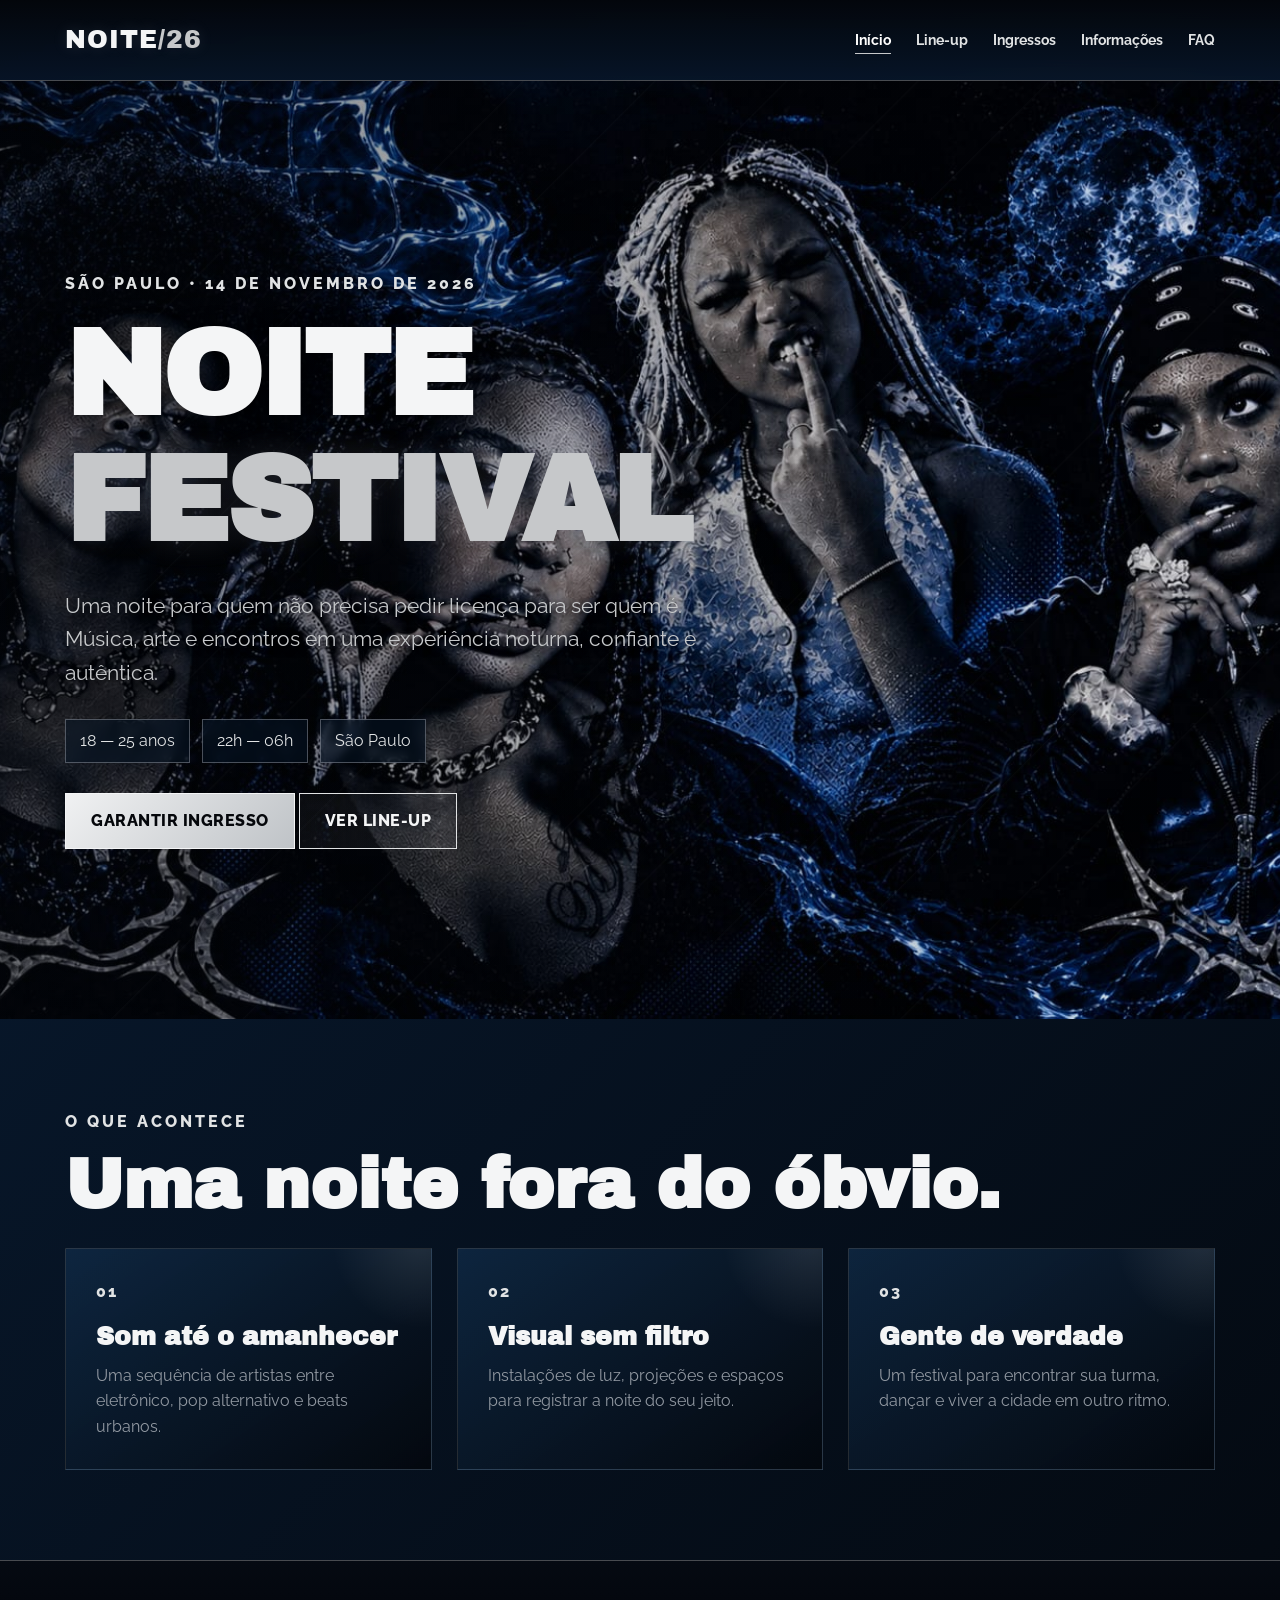
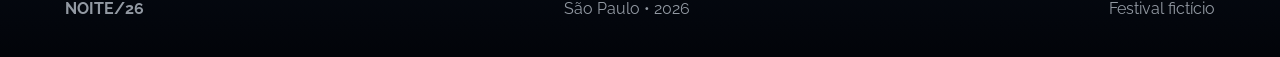
<file: index.html>
<!DOCTYPE html>
<html lang="pt-BR">

<head>
    <meta charset="UTF-8">

    <meta
        name="viewport"
        content="width=device-width, initial-scale=1.0"
    >

    <title>NOITE/26 — Festival</title>

    <link rel="stylesheet" href="style.css">
</head>


<body>

<header>

    <nav class="navbar">

        <a href="index.html" class="logo">
            NOITE<span>/26</span>
        </a>


        <ul class="menu">

            <li>
                <a href="index.html" class="ativo">
                    Início
                </a>
            </li>

            <li>
                <a href="./coisas/lineup.html">
                    Line-up
                </a>
            </li>

            <li>
                <a href="./coisas/ingressos.html">
                    Ingressos
                </a>
            </li>

            <li>
                <a href="./coisas/informacoes.html">
                    Informações
                </a>
            </li>

            <li>
                <a href="./coisas/faq.html">
                    FAQ
                </a>
            </li>

        </ul>

    </nav>

</header>


<main>


    <section class="hero">

        <div class="hero-conteudo">

            <p class="kicker">
                São Paulo • 14 de novembro de 2026
            </p>


            <h1>
                NOITE<br>
                <span>FESTIVAL</span>
            </h1>


            <p class="hero-descricao">

                Uma noite para quem não precisa pedir licença
                para ser quem é. Música, arte e encontros em
                uma experiência noturna, confiante e autêntica.

            </p>


            <div class="informacoes-hero">

                <span class="tag">
                    18 — 25 anos
                </span>

                <span class="tag">
                    22h — 06h
                </span>

                <span class="tag">
                    São Paulo
                </span>

            </div>


            <div class="botoes-hero">

                <a
                    href="./coisas/ingressos.html"
                    class="btn btn-branco"
                >
                    Garantir ingresso
                </a>


                <a
                    href="./coisas/lineup.html"
                    class="btn"
                >
                    Ver line-up
                </a>

            </div>

        </div>

    </section>

    <section>

        <div class="container">

            <p class="kicker">
                O que acontece
            </p>


            <h2>
                Uma noite fora do óbvio.
            </h2>


            <div class="cards">


                <article class="card">

                    <div class="numero">
                        01
                    </div>


                    <h3>
                        Som até o amanhecer
                    </h3>


                    <p>
                        Uma sequência de artistas entre
                        eletrônico, pop alternativo e
                        beats urbanos.
                    </p>

                </article>



                <article class="card">

                    <div class="numero">
                        02
                    </div>


                    <h3>
                        Visual sem filtro
                    </h3>


                    <p>
                        Instalações de luz, projeções e
                        espaços para registrar a noite
                        do seu jeito.
                    </p>

                </article>



                <article class="card">

                    <div class="numero">
                        03
                    </div>


                    <h3>
                        Gente de verdade
                    </h3>


                    <p>
                        Um festival para encontrar sua
                        turma, dançar e viver a cidade
                        em outro ritmo.
                    </p>

                </article>


            </div>

        </div>

    </section>

</main>

<footer>

    <div class="footer-conteudo">

        <strong>
            NOITE/26
        </strong>


        <span>
            São Paulo • 2026
        </span>


        <span>
            Festival fictício
        </span>

    </div>

</footer>


</body>

</html>
</file>
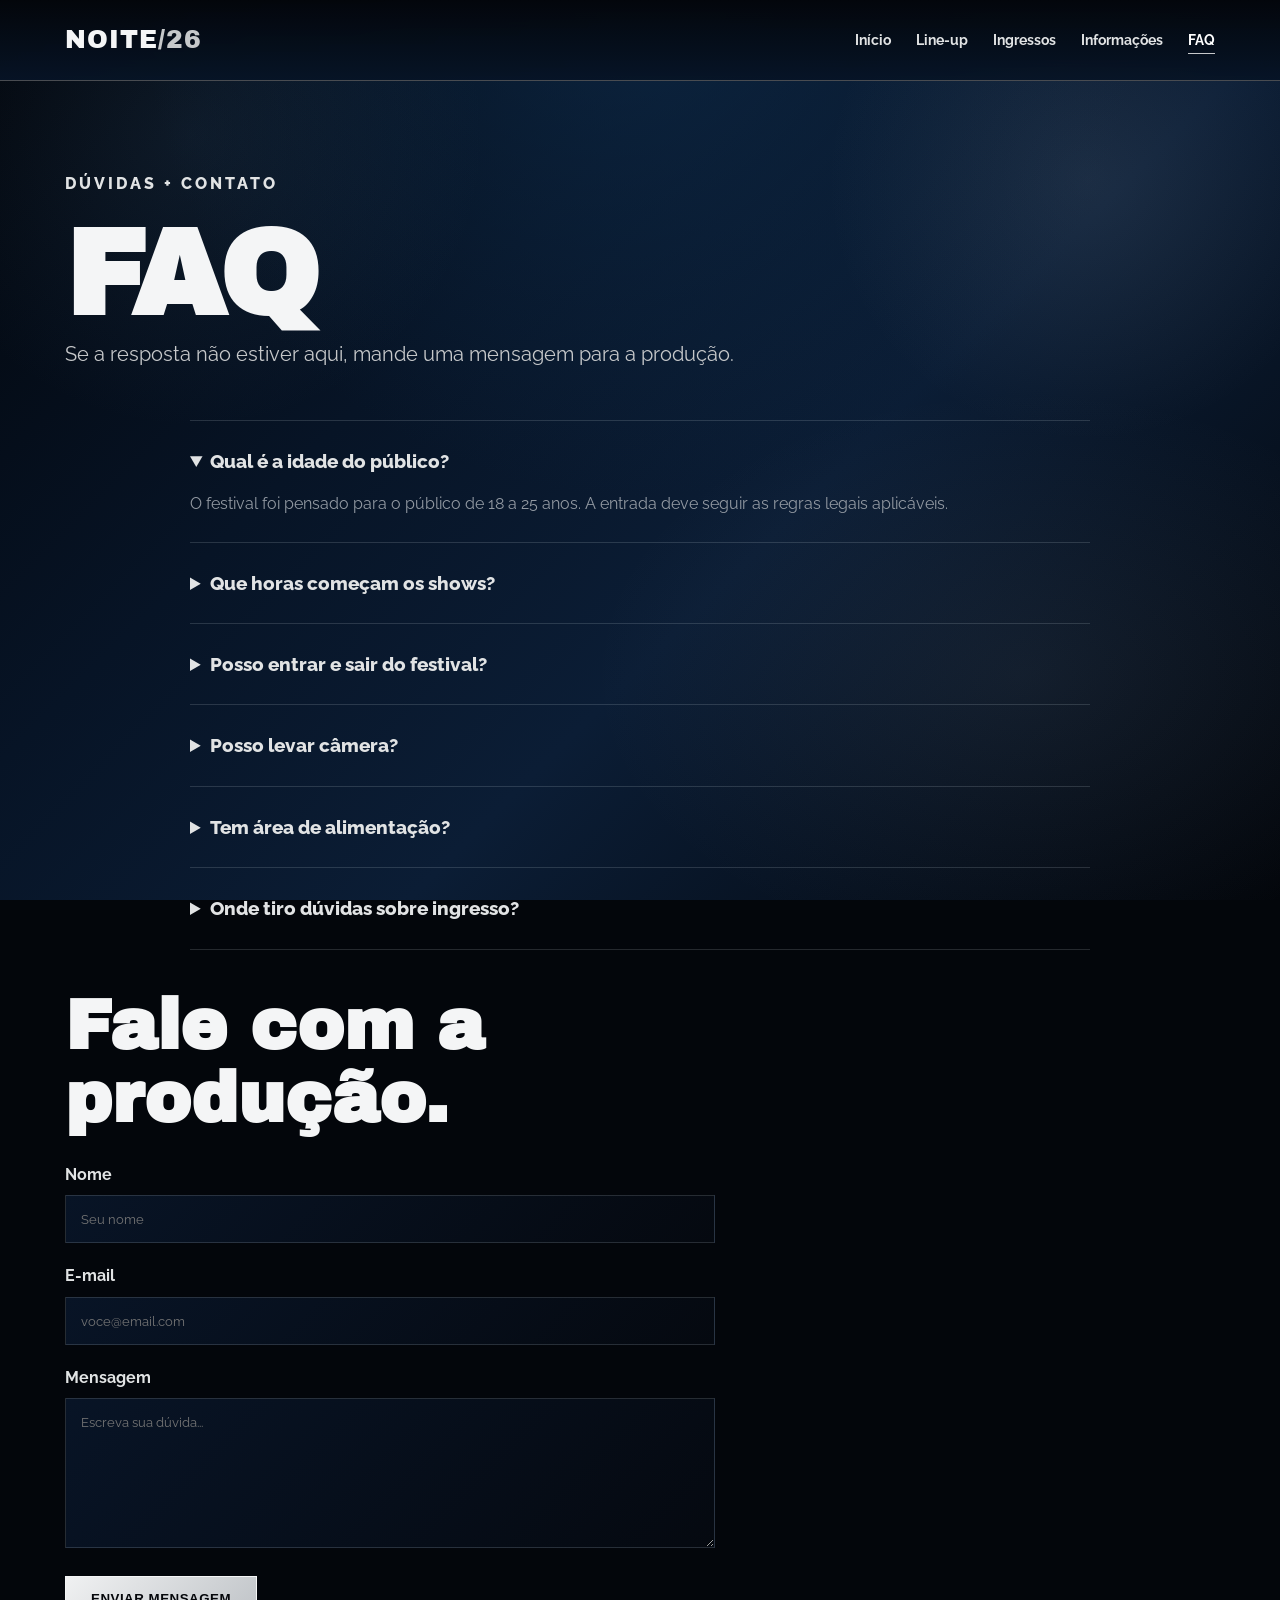
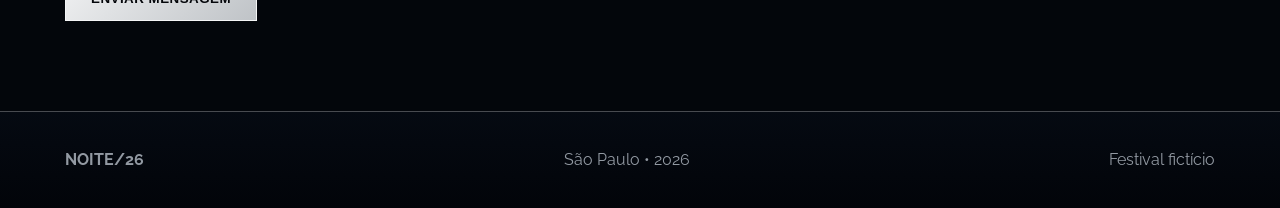
<file: coisas/faq.html>
<!DOCTYPE html>
<html lang="pt-BR">

<head>
    <meta charset="UTF-8">
    <meta name="viewport" content="width=device-width, initial-scale=1.0">

    <title>FAQ — NOITE/26</title>

    <link rel="stylesheet" href="../css/faq.css">
</head>

<body>

<header>
    <nav class="navbar">

        <a href="index.html" class="logo">
            NOITE<span>/26</span>
        </a>

        <ul class="menu">
            <li><a href="../index.html">Início</a></li>
            <li><a href="../coisas/lineup.html">Line-up</a></li>
            <li><a href="../coisas/ingressos.html">Ingressos</a></li>
            <li><a href="../coisas/informacoes.html">Informações</a></li>
            <li><a href="faq.html" class="ativo">FAQ</a></li>
        </ul>

    </nav>
</header>


<main>

<section>

    <div class="container">

        <p class="kicker">
            Dúvidas + contato
        </p>

        <h1>FAQ</h1>

        <p class="texto-destaque">
            Se a resposta não estiver aqui,
            mande uma mensagem para a produção.
        </p>


        <div class="faq">

            <details open>

                <summary>
                    Qual é a idade do público?
                </summary>

                <p>
                    O festival foi pensado para o público
                    de 18 a 25 anos. A entrada deve seguir
                    as regras legais aplicáveis.
                </p>

            </details>


            <details>

                <summary>
                    Que horas começam os shows?
                </summary>

                <p>
                    Os portões abrem às 22h.
                    A programação musical começa às 23h
                    e segue pela madrugada.
                </p>

            </details>


            <details>

                <summary>
                    Posso entrar e sair do festival?
                </summary>

                <p>
                    A política de reentrada depende do tipo
                    de ingresso e das orientações da produção.
                </p>

            </details>


            <details>

                <summary>
                    Posso levar câmera?
                </summary>

                <p>
                    Celulares e câmeras pequenas são permitidos,
                    respeitando as regras do espaço.
                </p>

            </details>


            <details>

                <summary>
                    Tem área de alimentação?
                </summary>

                <p>
                    Sim. Haverá uma área de alimentação
                    com diferentes opções durante o evento.
                </p>

            </details>


            <details>

                <summary>
                    Onde tiro dúvidas sobre ingresso?
                </summary>

                <p>
                    Use o formulário abaixo para enviar
                    sua pergunta.
                </p>

            </details>

        </div>


        <div class="formulario">

            <h2>Fale com a produção.</h2>

            <div class="campo">

                <label for="nome">
                    Nome
                </label>

                <input
                    type="text"
                    id="nome"
                    placeholder="Seu nome"
                >

            </div>


            <div class="campo">

                <label for="email">
                    E-mail
                </label>

                <input
                    type="email"
                    id="email"
                    placeholder="voce@email.com"
                >

            </div>


            <div class="campo">

                <label for="mensagem">
                    Mensagem
                </label>

                <textarea
                    id="mensagem"
                    placeholder="Escreva sua dúvida..."
                ></textarea>

            </div>


            <button class="btn btn-branco" type="button">
                Enviar mensagem
            </button>

        </div>

    </div>

</section>

</main>


<footer>

    <div class="footer-conteudo">
        <strong>NOITE/26</strong>
        <span>São Paulo • 2026</span>
        <span>Festival fictício</span>
    </div>

</footer>

</body>
</html>
</file>
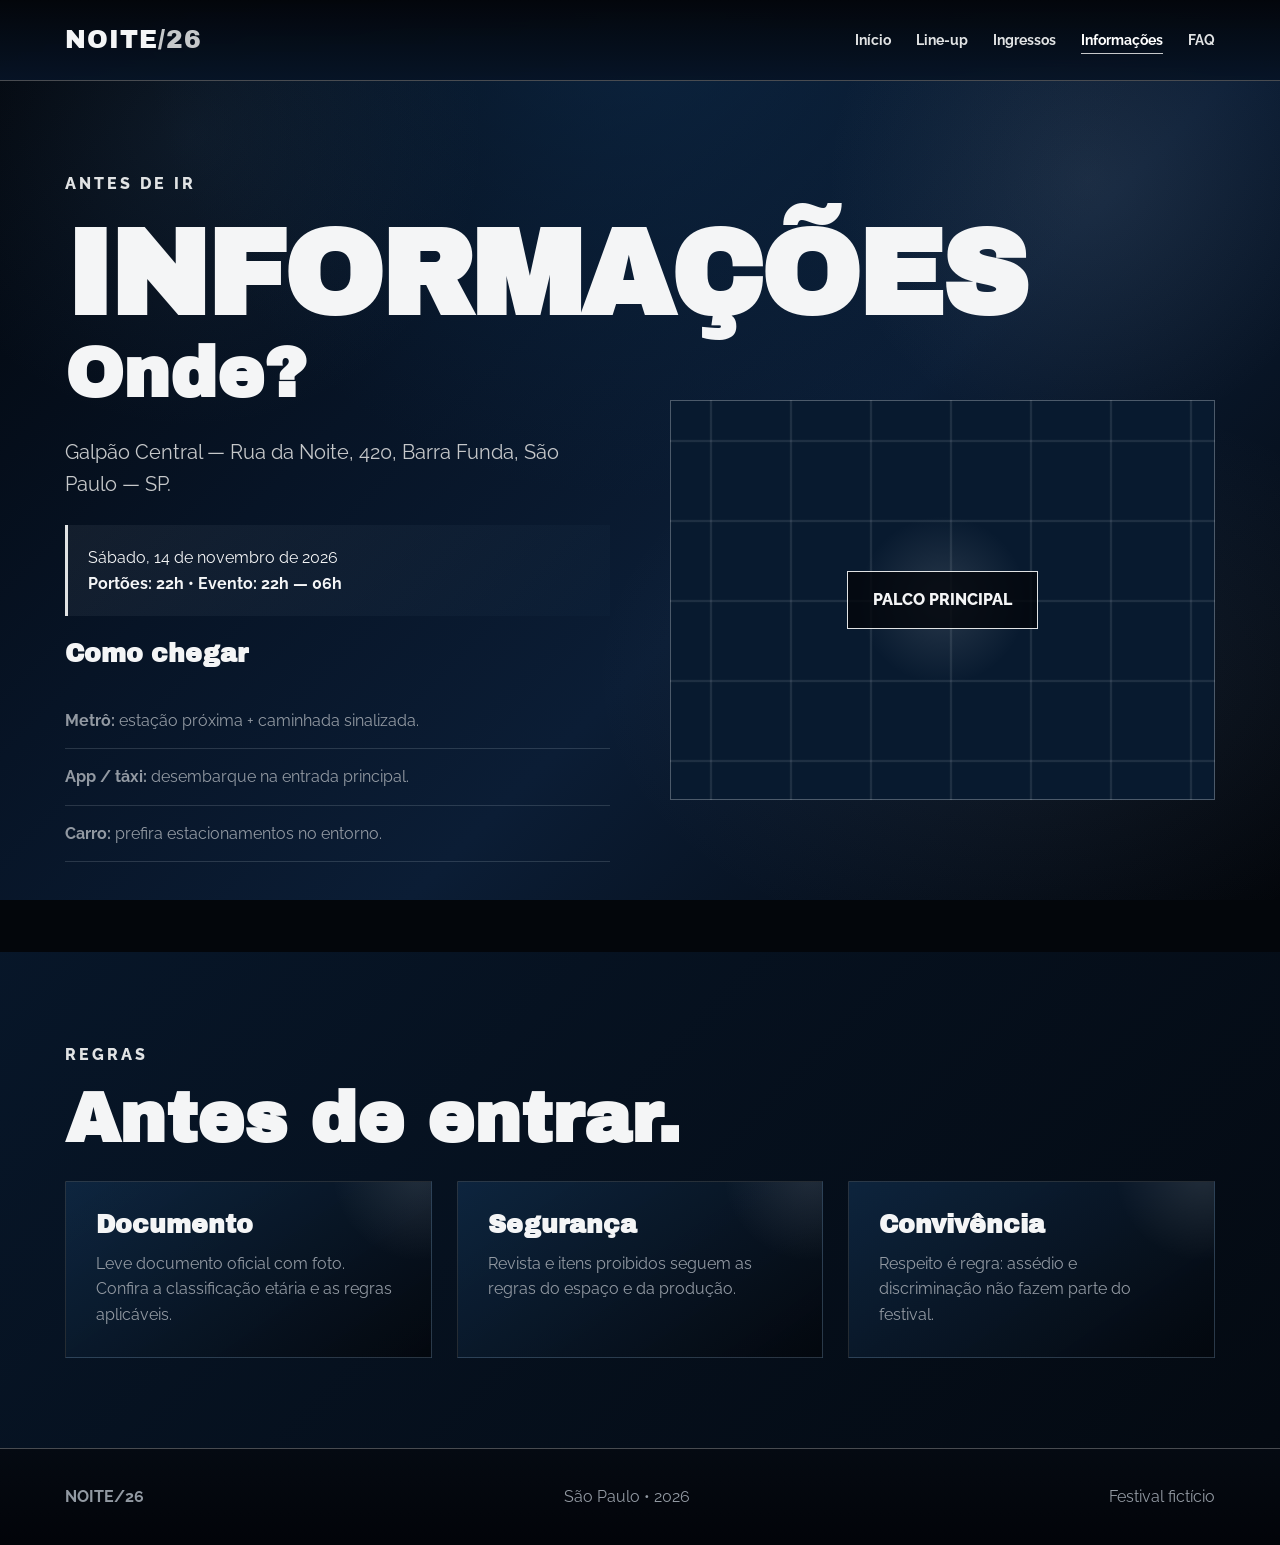
<file: coisas/informacoes.html>
<!DOCTYPE html>
<html lang="pt-BR">

<head>
    <meta charset="UTF-8">
    <meta name="viewport" content="width=device-width, initial-scale=1.0">

    <title>Informações — NOITE/26</title>

    <link rel="stylesheet" href="../css/informacoes.css">
</head>

<body>

<header>
    <nav class="navbar">

        <a href="index.html" class="logo">
            NOITE<span>/26</span>
        </a>

        <ul class="menu">
            <li><a href="../index.html">Início</a></li>
            <li><a href="../coisas/lineup.html">Line-up</a></li>
            <li><a href="../coisas/ingressos.html">Ingressos</a></li>
            <li><a href="informacoes.html" class="ativo">Informações</a></li>
            <li><a href="../coisas/faq.html">FAQ</a></li>
        </ul>

    </nav>
</header>


<main>

<section>

    <div class="container">

        <p class="kicker">Antes de ir</p>

        <h1>INFORMAÇÕES</h1>


        <div class="info-grid">

            <div>

                <h2>Onde?</h2>

                <p class="texto-destaque">
                    Galpão Central — Rua da Noite, 420,
                    Barra Funda, São Paulo — SP.
                </p>

                <div class="aviso">

                    Sábado, 14 de novembro de 2026

                    <br>

                    <strong>
                        Portões: 22h • Evento: 22h — 06h
                    </strong>

                </div>


                <h3>Como chegar</h3>

                <ul class="lista">

                    <li>
                        <strong>Metrô:</strong>
                        estação próxima + caminhada sinalizada.
                    </li>

                    <li>
                        <strong>App / táxi:</strong>
                        desembarque na entrada principal.
                    </li>

                    <li>
                        <strong>Carro:</strong>
                        prefira estacionamentos no entorno.
                    </li>

                </ul>

            </div>


            <div class="mapa">

                <span>
                    PALCO PRINCIPAL
                </span>

            </div>

        </div>

    </div>

</section>


<section>

    <div class="container">

        <p class="kicker">Regras</p>

        <h2>Antes de entrar.</h2>

        <div class="cards">

            <article class="card">

                <h3>Documento</h3>

                <p>
                    Leve documento oficial com foto.
                    Confira a classificação etária
                    e as regras aplicáveis.
                </p>

            </article>


            <article class="card">

                <h3>Segurança</h3>

                <p>
                    Revista e itens proibidos seguem
                    as regras do espaço e da produção.
                </p>

            </article>


            <article class="card">

                <h3>Convivência</h3>

                <p>
                    Respeito é regra: assédio e
                    discriminação não fazem parte
                    do festival.
                </p>

            </article>

        </div>

    </div>

</section>

</main>


<footer>

    <div class="footer-conteudo">
        <strong>NOITE/26</strong>
        <span>São Paulo • 2026</span>
        <span>Festival fictício</span>
    </div>

</footer>

</body>
</html>
</file>
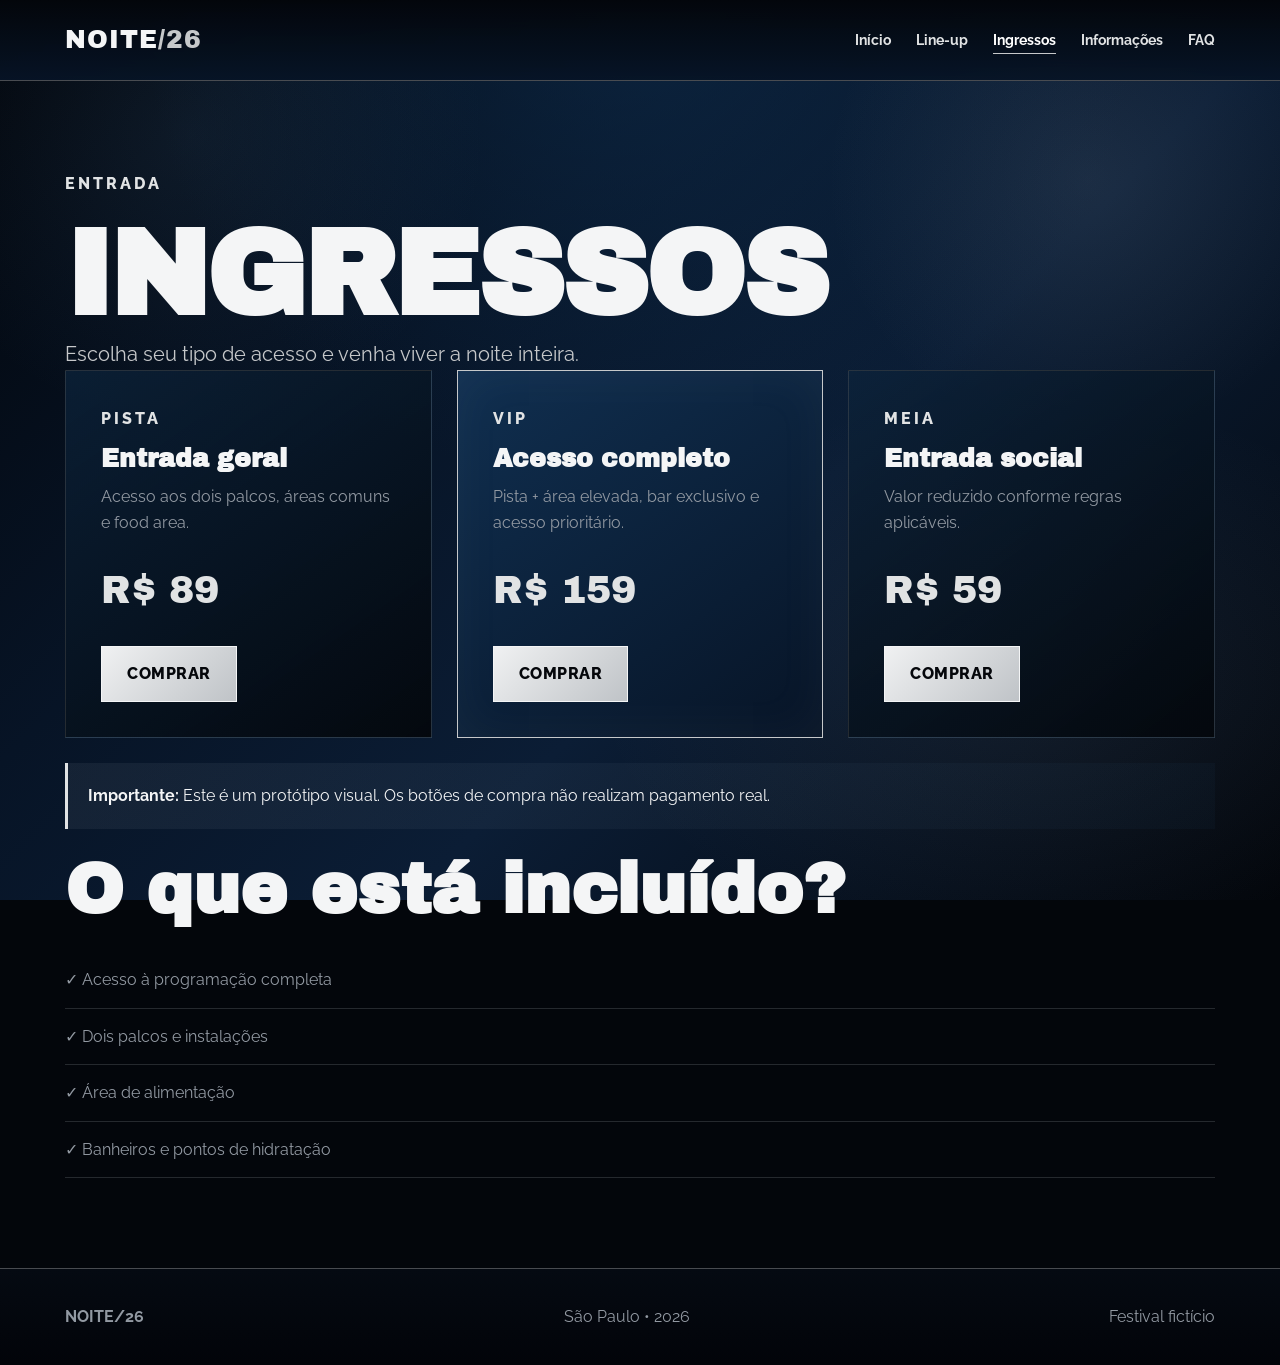
<file: coisas/ingressos.html>
<!DOCTYPE html>
<html lang="pt-BR">

<head>
    <meta charset="UTF-8">
    <meta name="viewport" content="width=device-width, initial-scale=1.0">

    <title>Ingressos — NOITE/26</title>

    <link rel="stylesheet" href="../css/ingressos.css">
</head>

<body>

<header>
    <nav class="navbar">

        <a href="index.html" class="logo">
            NOITE<span>/26</span>
        </a>

        <ul class="menu">
            <li><a href="../index.html">Início</a></li>
            <li><a href="../coisas/lineup.html">Line-up</a></li>
            <li><a href="ingressos.html" class="ativo">Ingressos</a></li>
            <li><a href="../coisas/informacoes.html">Informações</a></li>
            <li><a href="../coisas/faq.html">FAQ</a></li>
        </ul>

    </nav>
</header>


<main>

<section>

    <div class="container">

        <p class="kicker">Entrada</p>

        <h1>INGRESSOS</h1>

        <p class="texto-destaque">
            Escolha seu tipo de acesso e venha viver
            a noite inteira.
        </p>


        <div class="ingressos">

            <article class="ingresso">

                <p class="kicker">Pista</p>

                <h3>Entrada geral</h3>

                <p>
                    Acesso aos dois palcos, áreas comuns
                    e food area.
                </p>

                <div class="preco">
                    R$ 89
                </div>

                <a href="#" class="btn btn-branco">
                    Comprar
                </a>

            </article>


            <article class="ingresso ingresso-destaque">

                <p class="kicker">VIP</p>

                <h3>Acesso completo</h3>

                <p>
                    Pista + área elevada, bar exclusivo
                    e acesso prioritário.
                </p>

                <div class="preco">
                    R$ 159
                </div>

                <a href="#" class="btn btn-branco">
                    Comprar
                </a>

            </article>


            <article class="ingresso">

                <p class="kicker">Meia</p>

                <h3>Entrada social</h3>

                <p>
                    Valor reduzido conforme regras
                    aplicáveis.
                </p>

                <div class="preco">
                    R$ 59
                </div>

                <a href="#" class="btn btn-branco">
                    Comprar
                </a>

            </article>

        </div>


        <div class="aviso">

            <strong>Importante:</strong>

            Este é um protótipo visual.
            Os botões de compra não realizam pagamento real.

        </div>


        <h2>O que está incluído?</h2>

        <ul class="lista">

            <li>
                ✓ Acesso à programação completa
            </li>

            <li>
                ✓ Dois palcos e instalações
            </li>

            <li>
                ✓ Área de alimentação
            </li>

            <li>
                ✓ Banheiros e pontos de hidratação
            </li>

        </ul>

    </div>

</section>

</main>


<footer>

    <div class="footer-conteudo">
        <strong>NOITE/26</strong>
        <span>São Paulo • 2026</span>
        <span>Festival fictício</span>
    </div>

</footer>

</body>
</html>
</file>
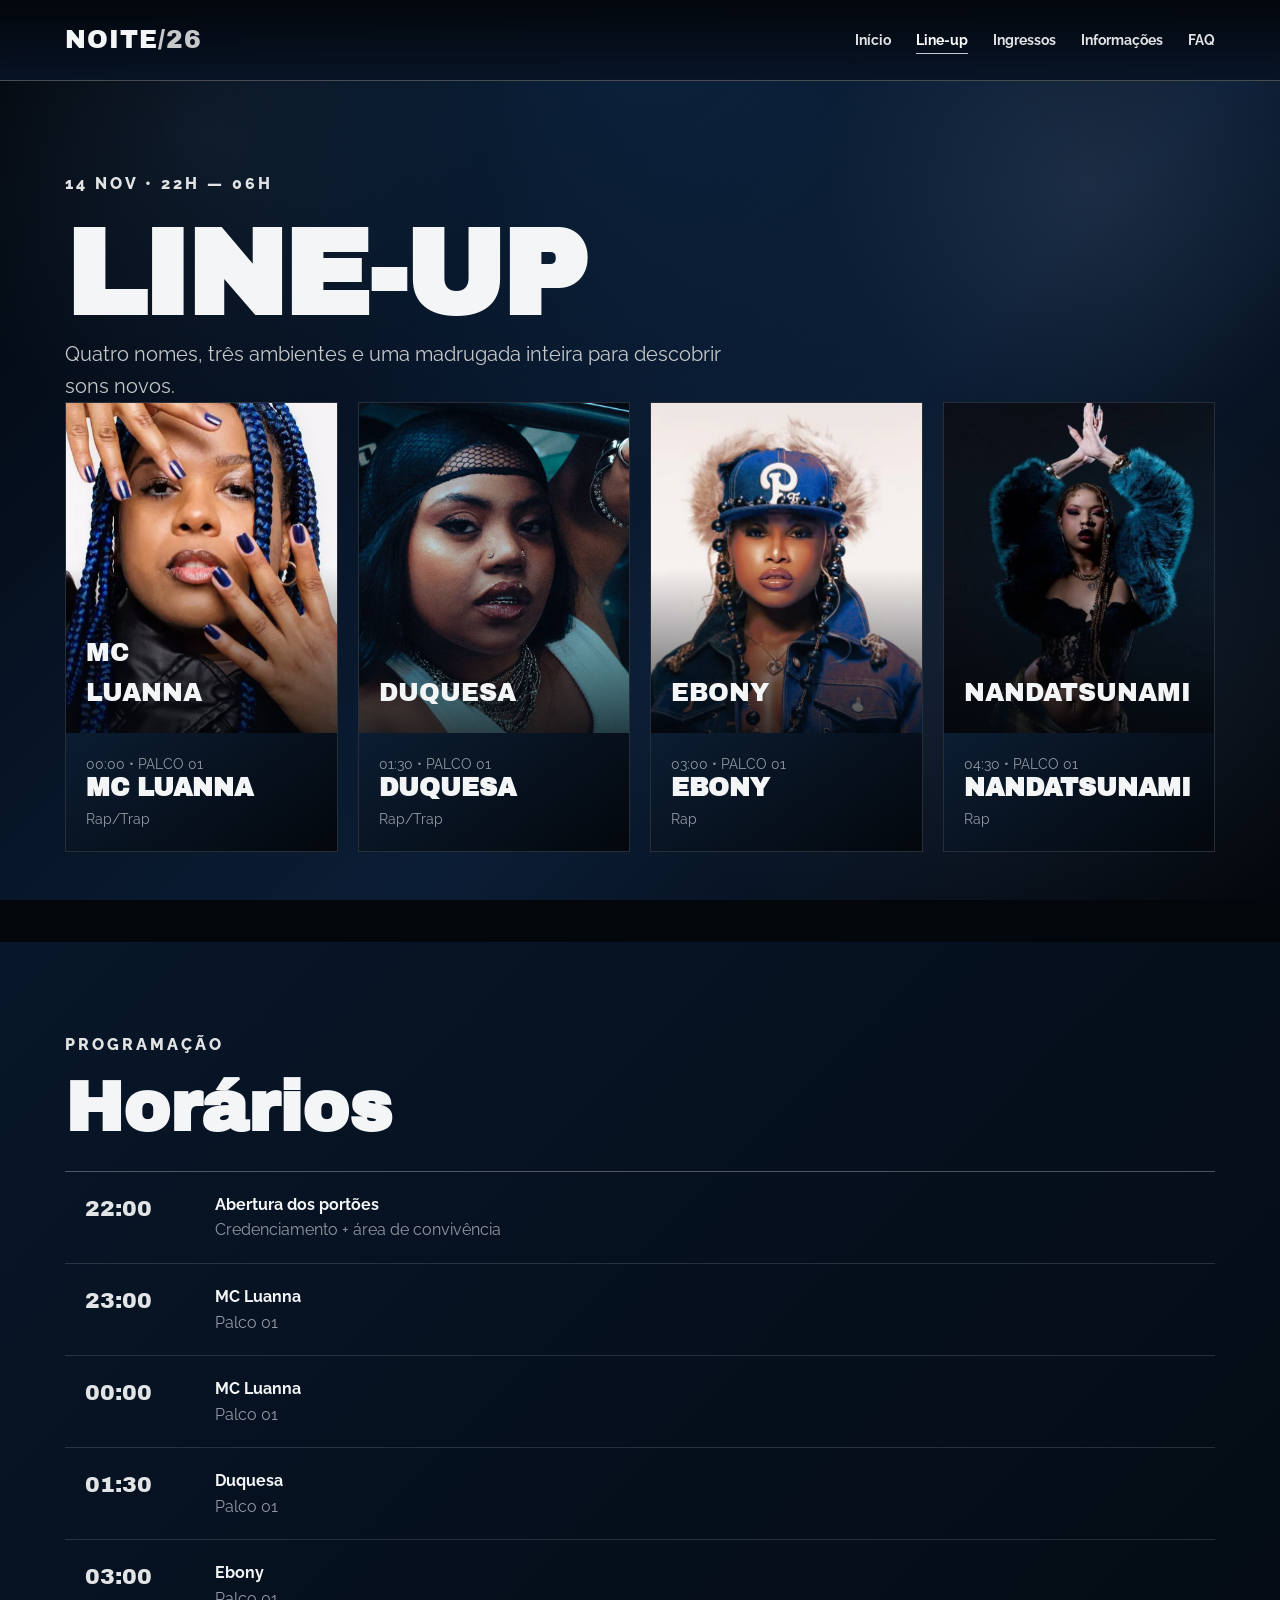
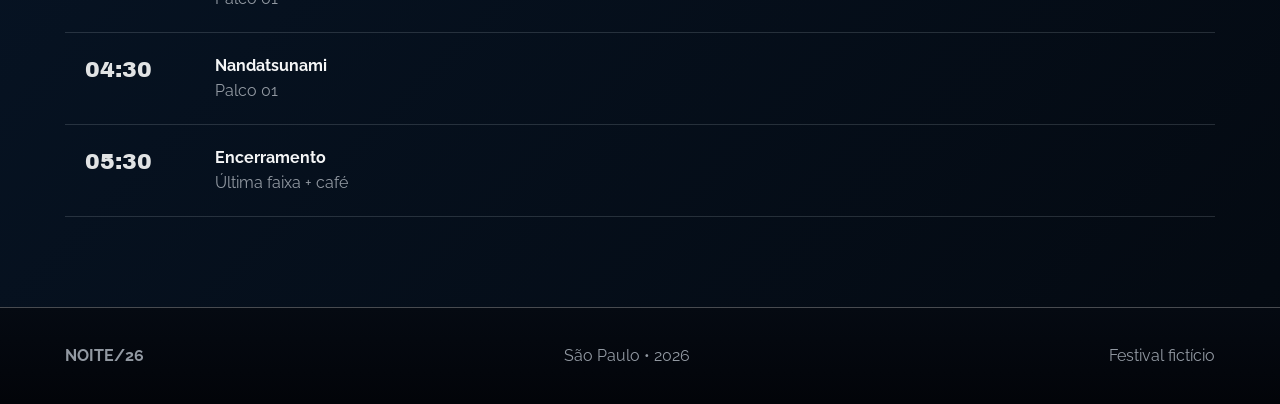
<file: coisas/lineup.html>
<!DOCTYPE html>
<html lang="pt-BR">

<head>
    <meta charset="UTF-8">
    <meta name="viewport" content="width=device-width, initial-scale=1.0">
    <link rel="stylesheet" href="../css/lineup.css">

    <title>Line-up — NOITE/26</title>
</head>

<body>

<header>
    <nav class="navbar">

        <a href="index.html" class="logo">
            NOITE<span>/26</span>
        </a>

        <ul class="menu">
            <li><a href="../index.html">Início</a></li>
            <li><a href="lineup.html" class="ativo">Line-up</a></li>
            <li><a href="../coisas/ingressos.html">Ingressos</a></li>
            <li><a href="../coisas/informacoes.html">Informações</a></li>
            <li><a href="../coisas/faq.html">FAQ</a></li>
        </ul>

    </nav>
</header>


<main>

<section>

    <div class="container">

        <p class="kicker">
            14 NOV • 22H — 06H
        </p>

        <h1>LINE-UP</h1>

        <p class="texto-destaque">
            Quatro nomes, três ambientes e uma madrugada
            inteira para descobrir sons novos.
        </p>


        <div class="artistas">

            <article class="artista">

                <div class="artista-imagem">
                    <img src="../img/mcluanna.webp" alt="luana">
                    <span>MC<br>LUANNA</span>
                </div>

                <div class="artista-info">
                
                    <p>00:00 • PALCO 01</p>
                    <h3>MC LUANNA</h3>
                    <p>Rap/Trap</p>
                </div>

            </article>


            <article class="artista">

                <div class="artista-imagem">
                    <img src="../img/duquesa.jpeg" alt="duquesa">
                    <span>DUQUESA</span>
                </div>

                <div class="artista-info">
                    <p>01:30 • PALCO 01</p>
                    <h3>DUQUESA</h3>
                    <p>Rap/Trap</p>
                </div>

            </article>


            <article class="artista">

                <div class="artista-imagem">
                    <img src="../img/ebony.jpeg" alt="ebony">
                    <span>EBONY</span>
                </div>

                <div class="artista-info">
                    <p>03:00 • PALCO 01</p>
                    <h3>EBONY</h3>
                    <p>Rap</p>
                </div>

            </article>


            <article class="artista">

                <div class="artista-imagem">
                    <img src="../img/nanda.jpeg" alt="nandatsunami">
                    <span>NANDATSUNAMI</span>
                </div>

                <div class="artista-info">
                    <p>04:30 • PALCO 01</p>
                    <h3>NANDATSUNAMI</h3>
                    <p>Rap</p>
                </div>

            </article>

        </div>

    </div>

</section>


<section>

    <div class="container">

        <p class="kicker">Programação</p>

        <h2>Horários</h2>

        <div class="programacao">

            <div class="horario">
                <div class="hora">22:00</div>
                <div>
                    <strong>Abertura dos portões</strong>
                    <p>Credenciamento + área de convivência</p>
                </div>
            </div>

            <div class="horario">
                <div class="hora">23:00</div>
                <div>
                    <strong>MC Luanna</strong>
                    <p>Palco 01</p>
                </div>
            </div>

            <div class="horario">
                <div class="hora">00:00</div>
                <div>
                    <strong>MC Luanna</strong>
                    <p>Palco 01</p>
                </div>
            </div>

            <div class="horario">
                <div class="hora">01:30</div>
                <div>
                    <strong>Duquesa</strong>
                    <p>Palco 01</p>
                </div>
            </div>

            <div class="horario">
                <div class="hora">03:00</div>
                <div>
                    <strong>Ebony</strong>
                    <p>Palco 01</p>
                </div>
            </div>

             <div class="horario">
                <div class="hora">04:30</div>
                <div>
                    <strong>Nandatsunami</strong>
                    <p>Palco 01</p>
                </div>
            </div>

            <div class="horario">
                <div class="hora">05:30</div>
                <div>
                    <strong>Encerramento</strong>
                    <p>Última faixa + café</p>
                </div>
            </div>

        </div>

    </div>

</section>

</main>


<footer>

    <div class="footer-conteudo">
        <strong>NOITE/26</strong>
        <span>São Paulo • 2026</span>
        <span>Festival fictício</span>
    </div>

</footer>

</body>
</html>
</file>
<file: style.css>
@import url('https://fonts.googleapis.com/css2?family=Archivo+Black&family=Raleway:wght@400;500;600;700;800&display=swap');


/* =====================================================
   PALETA DE CORES
===================================================== */

:root {

    --azul-noite: #071426;
    --azul-profundo: #0b1d35;
    --azul-petroleo: #102b48;
    --azul-reflexo: #173b61;
    --azul-claro: #28547d;

    --preto: #03060b;
    --preto-azulado: #060c15;

    --branco: #f4f5f6;
    --prata: #c6c8ca;
    --prata-clara: #e1e3e4;

    --cinza: #9299a2;
    --cinza-escuro: #565d66;

    --borda: rgba(210, 220, 230, 0.16);
    --borda-prata: rgba(220, 225, 230, 0.32);
}


/* =====================================================
   RESET
===================================================== */

* {
    margin: 0;
    padding: 0;
    box-sizing: border-box;
}


html {
    scroll-behavior: smooth;
}


body {

    color: var(--branco);

    font-family: 'Raleway', sans-serif;

    line-height: 1.6;

    background-color: var(--preto);

    background-image:

        radial-gradient(
            circle at 15% 15%,
            rgba(74, 116, 155, 0.14),
            transparent 22%
        ),

        radial-gradient(
            circle at 85% 20%,
            rgba(150, 165, 180, 0.12),
            transparent 20%
        ),

        radial-gradient(
            circle at 50% 0%,
            rgba(15, 48, 82, 0.55),
            transparent 45%
        ),

        radial-gradient(
            ellipse at 80% 75%,
            rgba(180, 190, 200, 0.07),
            transparent 30%
        ),

        linear-gradient(
            135deg,
            #02050a 0%,
            #071426 35%,
            #0b1d35 60%,
            #03060b 100%
        );

    background-attachment: fixed;

    overflow-x: hidden;
}


/* =====================================================
   GRANULAÇÃO
===================================================== */

body::before {

    content: "";

    position: fixed;

    inset: 0;

    pointer-events: none;

    z-index: 9999;

    opacity: .16;

    background-image:

        repeating-linear-gradient(
            0deg,
            rgba(255,255,255,.025) 0px,
            rgba(255,255,255,.025) 1px,
            transparent 1px,
            transparent 4px
        );

    mix-blend-mode: overlay;
}


a {
    color: inherit;
    text-decoration: none;
}


img {
    max-width: 100%;
    display: block;
}


/* =====================================================
   HEADER
===================================================== */

header {

    width: 100%;

    position: sticky;

    top: 0;

    z-index: 1000;

    background:

        linear-gradient(
            180deg,
            rgba(3, 6, 11, .98),
            rgba(7, 20, 38, .94)
        );

    border-bottom: 1px solid var(--borda-prata);

    backdrop-filter: blur(14px);
}


.navbar {

    max-width: 1200px;

    min-height: 80px;

    margin: auto;

    padding: 0 25px;

    display: flex;

    align-items: center;

    justify-content: space-between;

    gap: 30px;
}


.logo {

    font-family: 'Archivo Black', sans-serif;

    font-size: 25px;

    letter-spacing: 1px;

    color: var(--branco);

    text-shadow:
        0 0 15px rgba(200, 210, 220, .12);
}


.logo span {

    color: var(--prata);

}


.menu {

    display: flex;

    align-items: center;

    gap: 25px;

    list-style: none;
}


.menu a {

    font-size: 14px;

    font-weight: 700;

    color: var(--prata-clara);

    transition: .3s;
}


.menu a:hover,
.menu a.ativo {

    color: white;

}


.menu a.ativo {

    border-bottom: 1px solid var(--prata);

    padding-bottom: 5px;

}


/* =====================================================
   GERAL
===================================================== */

.container {

    width: min(1150px, 90%);

    margin: auto;

}


section {

    padding: 90px 0;

}


/*
   Segunda seção continua com o
   fundo azul original.
*/

section:nth-of-type(even) {

    background:

        linear-gradient(
            135deg,
            rgba(8, 25, 46, .85),
            rgba(4, 10, 18, .95)
        );

}


h1,
h2,
h3 {

    font-family: 'Archivo Black', sans-serif;

    line-height: 1.05;

    color: var(--branco);

}


h1 {

    font-size: clamp(55px, 10vw, 120px);

    letter-spacing: -3px;

    text-shadow:
        0 3px 20px rgba(0, 0, 0, .5);
}


h2 {

    font-size: clamp(38px, 6vw, 70px);

    margin-bottom: 25px;

}


h3 {

    font-size: 25px;

    margin-bottom: 12px;

}


p {

    color: var(--cinza);

}


.kicker {

    color: var(--prata-clara);

    text-transform: uppercase;

    font-weight: 800;

    letter-spacing: 3px;

    margin-bottom: 15px;

}


/* =====================================================
   BOTÕES
===================================================== */

.btn {

    display: inline-block;

    padding: 14px 25px;

    border: 1px solid var(--prata-clara);

    text-transform: uppercase;

    font-weight: 800;

    letter-spacing: .5px;

    transition: .3s;

    background:

        linear-gradient(
            135deg,
            rgba(255,255,255,.04),
            rgba(180,190,200,.08)
        );

}


.btn:hover {

    background: var(--prata-clara);

    color: var(--preto);

    box-shadow:
        0 0 25px rgba(200, 210, 220, .15);

}


.btn-branco {

    background:

        linear-gradient(
            135deg,
            #f0f1f2,
            #bfc3c7
        );

    color: #05070b;

    border-color: #f4f5f6;

}


/* =====================================================
   HERO / PRIMEIRA PARTE DO INDEX
===================================================== */

.hero {

    min-height: calc(100vh - 80px);

    display: flex;

    align-items: flex-end;

    position: relative;

    overflow: hidden;


    /*
       =================================================
       IMAGEM DE FUNDO
       =================================================

       Coloque a imagem dentro de:

       img/fundo-index.jpg

       Se o nome for diferente, altere aqui.
    */

    background-image:

        /*
           CAMADA LEVE PARA MELHORAR A LEITURA
           DO TEXTO SEM ESCONDER A IMAGEM
        */

        linear-gradient(
            90deg,
            rgba(2, 5, 10, 0.38),
            rgba(2, 5, 10, 0.18),
            rgba(2, 5, 10, 0.08)
        ),

        url("./img/WhatsApp\ Image\ 2026-09-27\ at\ 22.10.39.jpeg");


    /*
       Faz a imagem ocupar toda a área do hero.
    */

    background-size: cover;


    /*
       Centraliza a imagem.
    */

    background-position: center center;


    background-repeat: no-repeat;

}


/* =====================================================
   CAMADA DE ILUMINAÇÃO DO HERO
===================================================== */

.hero::before {

    content: "";

    position: absolute;

    inset: 0;

    /*
       Apenas um pequeno escurecimento
       no lado esquerdo para o texto.
    */

    background:

        linear-gradient(
            90deg,
            rgba(2, 5, 10, 0.25),
            rgba(2, 5, 10, 0.08) 55%,
            transparent 80%
        );

    pointer-events: none;

}


/* =====================================================
   TEXTURA DO HERO
===================================================== */

.hero::after {

    content: "";

    position: absolute;

    inset: 0;

    background:

        repeating-linear-gradient(
            135deg,
            transparent 0px,
            transparent 90px,
            rgba(190,200,210,.025) 91px,
            transparent 93px
        );

    pointer-events: none;

}


/* =====================================================
   CONTEÚDO DO HERO
===================================================== */

.hero-conteudo {

    width: min(1150px, 90%);

    margin: auto;

    padding: 100px 0 80px;

    position: relative;

    z-index: 2;

}


.hero h1 {

    margin-bottom: 25px;

}


.hero h1 span {

    color: var(--prata);

    text-shadow:
        0 0 30px rgba(190,200,210,.12);

}


.hero-descricao {

    max-width: 680px;

    font-size: 21px;

    color: var(--prata);

    /*
       Pequena sombra para continuar legível
       sobre a fotografia.
    */

    text-shadow:
        0 2px 10px rgba(0,0,0,.7);

}


.informacoes-hero {

    display: flex;

    gap: 12px;

    flex-wrap: wrap;

    margin: 30px 0;

}


.tag {

    border: 1px solid var(--borda-prata);

    padding: 8px 14px;

    color: var(--prata-clara);

    background:
        rgba(7,20,38,.55);

    backdrop-filter: blur(5px);

}


/* =====================================================
   CARDS
===================================================== */

.cards {

    display: grid;

    grid-template-columns: repeat(3, 1fr);

    gap: 25px;

}


.card {

    position: relative;

    overflow: hidden;

    border: 1px solid var(--borda);

    background:

        linear-gradient(
            145deg,
            rgba(16,43,72,.75),
            rgba(3,7,13,.92)
        );

    padding: 30px;

    transition: .3s;

}


.card::before {

    content: "";

    position: absolute;

    width: 180px;

    height: 180px;

    top: -100px;

    right: -80px;

    border-radius: 50%;

    background:

        radial-gradient(
            circle,
            rgba(210,220,230,.13),
            transparent 70%
        );

}


.card:hover {

    transform: translateY(-5px);

    border-color: var(--borda-prata);

    box-shadow:
        0 15px 50px rgba(0,0,0,.3);

}


.numero {

    color: var(--prata-clara);

    font-weight: 800;

    letter-spacing: 2px;

    margin-bottom: 20px;

}


/* =====================================================
   FOOTER
===================================================== */

footer {

    border-top: 1px solid var(--borda-prata);

    padding: 35px 0;

    color: var(--cinza);

    background:

        linear-gradient(
            180deg,
            #050a12,
            #020409
        );

}


.footer-conteudo {

    width: min(1150px, 90%);

    margin: auto;

    display: flex;

    justify-content: space-between;

    gap: 20px;

    flex-wrap: wrap;

}


/* =====================================================
   RESPONSIVO — TABLET
===================================================== */

@media (max-width: 900px) {

    .navbar {

        flex-direction: column;

        padding: 20px;

    }


    .menu {

        justify-content: center;

        gap: 14px;

        flex-wrap: wrap;

    }


    .cards {

        grid-template-columns: 1fr 1fr;

    }


    /*
       No tablet, mantém a imagem bem visível.
    */

    .hero {

        background-position: center center;

    }

}


/* =====================================================
   RESPONSIVO — CELULAR
===================================================== */

@media (max-width: 600px) {

    section {

        padding: 65px 0;

    }


    .cards {

        grid-template-columns: 1fr;

    }


    .menu {

        gap: 10px;

    }


    .menu a {

        font-size: 12px;

    }


    .hero {

        min-height: 90vh;

        /*
           No celular, posicionamos um pouco
           mais para a direita para preservar
           melhor as pessoas da fotografia.
        */

        background-position: 62% center;

    }


    .hero-conteudo {

        padding-bottom: 50px;

    }


    h1 {

        font-size: 55px;

    }


    .hero-descricao {

        font-size: 18px;

    }


    .footer-conteudo {

        flex-direction: column;

    }

}
</file>
<file: css/faq.css>
@import url('https://fonts.googleapis.com/css2?family=Archivo+Black&family=Raleway:wght@400;500;600;700;800&family=Roboto:wght@400;500;700&display=swap');

:root {
    --azul-noite: #071426;
    --azul-profundo: #0b1d35;
    --azul-petroleo: #102b48;
    --preto: #03060b;
    --preto-azulado: #060c15;

    --branco: #f4f5f6;
    --prata: #c6c8ca;
    --prata-clara: #e1e3e4;

    --cinza: #9299a2;
    --borda: rgba(210, 220, 230, 0.16);
    --borda-prata: rgba(220, 225, 230, 0.32);
}

* {
    margin: 0;
    padding: 0;
    box-sizing: border-box;
}

html {
    scroll-behavior: smooth;
}

body {
    color: var(--branco);
    font-family: 'Raleway', sans-serif;
    line-height: 1.6;
    background-color: var(--preto);

    background-image:
        radial-gradient(circle at 15% 15%, rgba(74,116,155,.14), transparent 22%),
        radial-gradient(circle at 85% 20%, rgba(150,165,180,.12), transparent 20%),
        radial-gradient(circle at 50% 0%, rgba(15,48,82,.55), transparent 45%),
        radial-gradient(ellipse at 80% 75%, rgba(180,190,200,.07), transparent 30%),
        linear-gradient(135deg,#02050a 0%,#071426 35%,#0b1d35 60%,#03060b 100%);

    background-attachment: fixed;
    overflow-x: hidden;
}

body::before {
    content: "";
    position: fixed;
    inset: 0;
    pointer-events: none;
    z-index: 9999;
    opacity: .16;

    background-image:
        repeating-linear-gradient(
            0deg,
            rgba(255,255,255,.025) 0px,
            rgba(255,255,255,.025) 1px,
            transparent 1px,
            transparent 4px
        );

    mix-blend-mode: overlay;
}

a {
    color: inherit;
    text-decoration: none;
}

header {
    width: 100%;
    position: sticky;
    top: 0;
    z-index: 1000;

    background:
        linear-gradient(
            180deg,
            rgba(3,6,11,.98),
            rgba(7,20,38,.94)
        );

    border-bottom: 1px solid var(--borda-prata);
    backdrop-filter: blur(14px);
}

.navbar {
    max-width: 1200px;
    min-height: 80px;
    margin: auto;
    padding: 0 25px;

    display: flex;
    align-items: center;
    justify-content: space-between;
    gap: 30px;
}

.logo {
    font-family: 'Archivo Black', sans-serif;
    font-size: 25px;
    letter-spacing: 1px;
}

.logo span {
    color: var(--prata);
}

.menu {
    display: flex;
    align-items: center;
    gap: 25px;
    list-style: none;
}

.menu a {
    font-size: 14px;
    font-weight: 700;
    color: var(--prata-clara);
    transition: .3s;
}

.menu a:hover,
.menu a.ativo {
    color: white;
}

.menu a.ativo {
    border-bottom: 1px solid var(--prata);
    padding-bottom: 5px;
}

.container {
    width: min(1150px, 90%);
    margin: auto;
}

section {
    padding: 90px 0;
}

section:nth-of-type(even) {
    background:
        linear-gradient(
            135deg,
            rgba(8,25,46,.85),
            rgba(4,10,18,.95)
        );
}

h1,
h2,
h3 {
    font-family: 'Archivo Black', sans-serif;
    line-height: 1.05;
    color: var(--branco);
}

h1 {
    font-size: clamp(55px,10vw,120px);
    letter-spacing: -3px;
}

h2 {
    font-size: clamp(38px,6vw,70px);
    margin-bottom: 25px;
}

h3 {
    font-size: 25px;
    margin-bottom: 12px;
}

p {
    color: var(--cinza);
}

.kicker {
    color: var(--prata-clara);
    text-transform: uppercase;
    font-weight: 800;
    letter-spacing: 3px;
    margin-bottom: 15px;
}

.texto-destaque {
    font-size: 20px;
    max-width: 700px;
    color: var(--prata);
}

/* FAQ */

.faq {
    max-width: 900px;
    margin: 50px auto 0;
}

details {
    border-top: 1px solid var(--borda);
    padding: 25px 0;
}

details:last-child {
    border-bottom: 1px solid var(--borda);
}

summary {
    cursor: pointer;
    font-size: 19px;
    font-weight: 800;
    color: var(--prata-clara);
}

details p {
    padding-top: 15px;
}

/* FORMULÁRIO */

.formulario {
    max-width: 650px;
    margin-top: 40px;
}

.campo {
    margin-bottom: 20px;
}

.campo label {
    display: block;
    margin-bottom: 8px;
    font-weight: 700;
    color: var(--prata-clara);
}

.campo input,
.campo textarea {
    width: 100%;
    padding: 15px;

    background:
        linear-gradient(
            135deg,
            #081426,
            #050910
        );

    color: white;
    border: 1px solid var(--borda);
    outline: none;
    font-family: 'Raleway';
}

.campo input:focus,
.campo textarea:focus {
    border-color: var(--prata);

    box-shadow:
        0 0 20px rgba(180,190,200,.08);
}

.campo textarea {
    min-height: 150px;
    resize: vertical;
}

/* BOTÃO */

.btn {
    display: inline-block;
    padding: 14px 25px;

    border: 1px solid var(--prata-clara);
    text-transform: uppercase;
    font-weight: 800;
    letter-spacing: .5px;

    transition: .3s;

    background:
        linear-gradient(
            135deg,
            rgba(255,255,255,.04),
            rgba(180,190,200,.08)
        );
}

.btn:hover {
    background: var(--prata-clara);
    color: var(--preto);
}

.btn-branco {
    background:
        linear-gradient(
            135deg,
            #f0f1f2,
            #bfc3c7
        );

    color: #05070b;
    border-color: #f4f5f6;
}

/* AVISO */

.aviso {
    border-left: 3px solid var(--prata-clara);
    padding: 20px;
    margin: 25px 0;

    background:
        linear-gradient(
            135deg,
            rgba(180,190,200,.08),
            rgba(20,45,70,.15)
        );
}

/* FOOTER */

footer {
    border-top: 1px solid var(--borda-prata);
    padding: 35px 0;

    color: var(--cinza);

    background:
        linear-gradient(
            180deg,
            #050a12,
            #020409
        );
}

.footer-conteudo {
    width: min(1150px, 90%);
    margin: auto;

    display: flex;
    justify-content: space-between;
    gap: 20px;
    flex-wrap: wrap;
}

@media (max-width: 900px) {

    .navbar {
        flex-direction: column;
        padding: 20px;
    }

    .menu {
        justify-content: center;
        gap: 14px;
        flex-wrap: wrap;
    }
}

@media (max-width: 600px) {

    section {
        padding: 65px 0;
    }

    .menu {
        gap: 10px;
    }

    .menu a {
        font-size: 12px;
    }

    h1 {
        font-size: 55px;
    }

    .footer-conteudo {
        flex-direction: column;
    }
}
</file>
<file: css/informacoes.css>
@import url('https://fonts.googleapis.com/css2?family=Archivo+Black&family=Raleway:wght@400;500;600;700;800&family=Roboto:wght@400;500;700&display=swap');

:root {
    --azul-noite: #071426;
    --azul-profundo: #0b1d35;
    --azul-petroleo: #102b48;
    --preto: #03060b;
    --preto-azulado: #060c15;

    --branco: #f4f5f6;
    --prata: #c6c8ca;
    --prata-clara: #e1e3e4;

    --cinza: #9299a2;
    --borda: rgba(210,220,230,.16);
    --borda-prata: rgba(220,225,230,.32);
}

* {
    margin: 0;
    padding: 0;
    box-sizing: border-box;
}

html {
    scroll-behavior: smooth;
}

body {
    color: var(--branco);
    font-family: 'Raleway', sans-serif;
    line-height: 1.6;
    background-color: var(--preto);

    background-image:
        radial-gradient(circle at 15% 15%,rgba(74,116,155,.14),transparent 22%),
        radial-gradient(circle at 85% 20%,rgba(150,165,180,.12),transparent 20%),
        radial-gradient(circle at 50% 0%,rgba(15,48,82,.55),transparent 45%),
        radial-gradient(ellipse at 80% 75%,rgba(180,190,200,.07),transparent 30%),
        linear-gradient(135deg,#02050a 0%,#071426 35%,#0b1d35 60%,#03060b 100%);

    background-attachment: fixed;
    overflow-x: hidden;
}

body::before {
    content: "";
    position: fixed;
    inset: 0;
    pointer-events: none;
    z-index: 9999;
    opacity: .16;

    background-image:
        repeating-linear-gradient(
            0deg,
            rgba(255,255,255,.025) 0px,
            rgba(255,255,255,.025) 1px,
            transparent 1px,
            transparent 4px
        );

    mix-blend-mode: overlay;
}

a {
    color: inherit;
    text-decoration: none;
}

header {
    width: 100%;
    position: sticky;
    top: 0;
    z-index: 1000;

    background:
        linear-gradient(
            180deg,
            rgba(3,6,11,.98),
            rgba(7,20,38,.94)
        );

    border-bottom: 1px solid var(--borda-prata);
    backdrop-filter: blur(14px);
}

.navbar {
    max-width: 1200px;
    min-height: 80px;
    margin: auto;
    padding: 0 25px;

    display: flex;
    align-items: center;
    justify-content: space-between;
    gap: 30px;
}

.logo {
    font-family: 'Archivo Black', sans-serif;
    font-size: 25px;
    letter-spacing: 1px;
}

.logo span {
    color: var(--prata);
}

.menu {
    display: flex;
    align-items: center;
    gap: 25px;
    list-style: none;
}

.menu a {
    font-size: 14px;
    font-weight: 700;
    color: var(--prata-clara);
    transition: .3s;
}

.menu a:hover,
.menu a.ativo {
    color: white;
}

.menu a.ativo {
    border-bottom: 1px solid var(--prata);
    padding-bottom: 5px;
}

.container {
    width: min(1150px,90%);
    margin: auto;
}

section {
    padding: 90px 0;
}

section:nth-of-type(even) {
    background:
        linear-gradient(
            135deg,
            rgba(8,25,46,.85),
            rgba(4,10,18,.95)
        );
}

h1,
h2,
h3 {
    font-family: 'Archivo Black',sans-serif;
    line-height: 1.05;
    color: var(--branco);
}

h1 {
    font-size: clamp(55px,10vw,120px);
    letter-spacing: -3px;
}

h2 {
    font-size: clamp(38px,6vw,70px);
    margin-bottom: 25px;
}

h3 {
    font-size: 25px;
    margin-bottom: 12px;
}

p {
    color: var(--cinza);
}

.kicker {
    color: var(--prata-clara);
    text-transform: uppercase;
    font-weight: 800;
    letter-spacing: 3px;
    margin-bottom: 15px;
}

.texto-destaque {
    font-size: 20px;
    max-width: 700px;
    color: var(--prata);
}

/* INFORMAÇÕES */

.info-grid {
    display: grid;
    grid-template-columns: 1fr 1fr;
    gap: 60px;
    align-items: center;
}

.mapa {
    min-height: 400px;

    border: 1px solid var(--borda-prata);

    display: flex;
    align-items: center;
    justify-content: center;

    position: relative;
    overflow: hidden;

    background:
        linear-gradient(
            90deg,
            transparent 48%,
            rgba(190,200,210,.12) 49%,
            rgba(190,200,210,.12) 51%,
            transparent 52%
        ),

        linear-gradient(
            0deg,
            transparent 48%,
            rgba(190,200,210,.12) 49%,
            rgba(190,200,210,.12) 51%,
            transparent 52%
        ),

        #081a2f;

    background-size: 80px 80px;
}

.mapa::after {
    content: "";
    position: absolute;
    inset: 0;

    background:
        radial-gradient(
            circle at center,
            rgba(220,225,230,.15),
            transparent 25%
        );
}

.mapa span {
    position: relative;
    z-index: 2;

    border: 1px solid var(--prata-clara);
    padding: 15px 25px;

    font-weight: 800;
    background: rgba(3,6,11,.8);
}

.lista {
    list-style: none;
    margin-top: 25px;
}

.lista li {
    padding: 15px 0;
    border-bottom: 1px solid var(--borda);
    color: var(--cinza);
}

.aviso {
    border-left: 3px solid var(--prata-clara);
    padding: 20px;
    margin: 25px 0;

    background:
        linear-gradient(
            135deg,
            rgba(180,190,200,.08),
            rgba(20,45,70,.15)
        );
}

/* CARDS */

.cards {
    display: grid;
    grid-template-columns: repeat(3,1fr);
    gap: 25px;
}

.card {
    position: relative;
    overflow: hidden;

    border: 1px solid var(--borda);

    background:
        linear-gradient(
            145deg,
            rgba(16,43,72,.75),
            rgba(3,7,13,.92)
        );

    padding: 30px;
    transition: .3s;
}

.card:hover {
    transform: translateY(-5px);
    border-color: var(--borda-prata);
}

.card::before {
    content: "";
    position: absolute;

    width: 180px;
    height: 180px;

    top: -100px;
    right: -80px;

    border-radius: 50%;

    background:
        radial-gradient(
            circle,
            rgba(210,220,230,.13),
            transparent 70%
        );
}

/* FOOTER */

footer {
    border-top: 1px solid var(--borda-prata);
    padding: 35px 0;
    color: var(--cinza);

    background:
        linear-gradient(
            180deg,
            #050a12,
            #020409
        );
}

.footer-conteudo {
    width: min(1150px,90%);
    margin: auto;

    display: flex;
    justify-content: space-between;
    gap: 20px;
    flex-wrap: wrap;
}

@media (max-width:900px) {

    .navbar {
        flex-direction: column;
        padding: 20px;
    }

    .menu {
        justify-content: center;
        gap: 14px;
        flex-wrap: wrap;
    }

    .info-grid,
    .cards {
        grid-template-columns: 1fr 1fr;
    }
}

@media (max-width:600px) {

    section {
        padding: 65px 0;
    }

    .info-grid,
    .cards {
        grid-template-columns: 1fr;
    }

    .menu {
        gap: 10px;
    }

    .menu a {
        font-size: 12px;
    }

    h1 {
        font-size: 55px;
    }

    .footer-conteudo {
        flex-direction: column;
    }
}
</file>
<file: css/ingressos.css>
@import url('https://fonts.googleapis.com/css2?family=Archivo+Black&family=Raleway:wght@400;500;600;700;800&family=Roboto:wght@400;500;700&display=swap');

:root {
    --azul-noite:#071426;
    --azul-profundo:#0b1d35;
    --azul-petroleo:#102b48;
    --preto:#03060b;
    --preto-azulado:#060c15;
    --branco:#f4f5f6;
    --prata:#c6c8ca;
    --prata-clara:#e1e3e4;
    --cinza:#9299a2;
    --borda:rgba(210,220,230,.16);
    --borda-prata:rgba(220,225,230,.32);
}

* {
    margin:0;
    padding:0;
    box-sizing:border-box;
}

html {
    scroll-behavior:smooth;
}

body {
    color:var(--branco);
    font-family:'Raleway',sans-serif;
    line-height:1.6;
    background-color:var(--preto);

    background-image:
        radial-gradient(circle at 15% 15%,rgba(74,116,155,.14),transparent 22%),
        radial-gradient(circle at 85% 20%,rgba(150,165,180,.12),transparent 20%),
        radial-gradient(circle at 50% 0%,rgba(15,48,82,.55),transparent 45%),
        radial-gradient(ellipse at 80% 75%,rgba(180,190,200,.07),transparent 30%),
        linear-gradient(135deg,#02050a 0%,#071426 35%,#0b1d35 60%,#03060b 100%);

    background-attachment:fixed;
    overflow-x:hidden;
}

body::before {
    content:"";
    position:fixed;
    inset:0;
    pointer-events:none;
    z-index:9999;
    opacity:.16;

    background-image:
        repeating-linear-gradient(
            0deg,
            rgba(255,255,255,.025) 0px,
            rgba(255,255,255,.025) 1px,
            transparent 1px,
            transparent 4px
        );

    mix-blend-mode:overlay;
}

a {
    color:inherit;
    text-decoration:none;
}

header {
    width:100%;
    position:sticky;
    top:0;
    z-index:1000;

    background:
        linear-gradient(
            180deg,
            rgba(3,6,11,.98),
            rgba(7,20,38,.94)
        );

    border-bottom:1px solid var(--borda-prata);
    backdrop-filter:blur(14px);
}

.navbar {
    max-width:1200px;
    min-height:80px;
    margin:auto;
    padding:0 25px;

    display:flex;
    align-items:center;
    justify-content:space-between;
    gap:30px;
}

.logo {
    font-family:'Archivo Black',sans-serif;
    font-size:25px;
    letter-spacing:1px;
}

.logo span {
    color:var(--prata);
}

.menu {
    display:flex;
    align-items:center;
    gap:25px;
    list-style:none;
}

.menu a {
    font-size:14px;
    font-weight:700;
    color:var(--prata-clara);
    transition:.3s;
}

.menu a:hover,
.menu a.ativo {
    color:white;
}

.menu a.ativo {
    border-bottom:1px solid var(--prata);
    padding-bottom:5px;
}

.container {
    width:min(1150px,90%);
    margin:auto;
}

section {
    padding:90px 0;
}

section:nth-of-type(even) {
    background:
        linear-gradient(
            135deg,
            rgba(8,25,46,.85),
            rgba(4,10,18,.95)
        );
}

h1,
h2,
h3 {
    font-family:'Archivo Black',sans-serif;
    line-height:1.05;
    color:var(--branco);
}

h1 {
    font-size:clamp(55px,10vw,120px);
    letter-spacing:-3px;
}

h2 {
    font-size:clamp(38px,6vw,70px);
    margin-bottom:25px;
}

h3 {
    font-size:25px;
    margin-bottom:12px;
}

p {
    color:var(--cinza);
}

.kicker {
    color:var(--prata-clara);
    text-transform:uppercase;
    font-weight:800;
    letter-spacing:3px;
    margin-bottom:15px;
}

.texto-destaque {
    font-size:20px;
    max-width:700px;
    color:var(--prata);
}

/* INGRESSOS */

.ingressos {
    display:grid;
    grid-template-columns:repeat(3,1fr);
    gap:25px;
}

.ingresso {
    border:1px solid var(--borda);
    padding:35px;

    background:
        linear-gradient(
            145deg,
            rgba(12,35,59,.75),
            rgba(3,7,12,.95)
        );
}

.ingresso-destaque {
    background:
        linear-gradient(
            145deg,
            #102f50,
            #071426
        );

    border-color:var(--prata);

    box-shadow:
        inset 0 0 50px rgba(190,200,210,.05);
}

.preco {
    font-family:'Archivo Black';
    font-size:38px;
    margin:25px 0;
    color:var(--prata-clara);
}

.btn {
    display:inline-block;
    padding:14px 25px;

    border:1px solid var(--prata-clara);
    text-transform:uppercase;
    font-weight:800;
    letter-spacing:.5px;

    transition:.3s;

    background:
        linear-gradient(
            135deg,
            rgba(255,255,255,.04),
            rgba(180,190,200,.08)
        );
}

.btn:hover {
    background:var(--prata-clara);
    color:var(--preto);

    box-shadow:
        0 0 25px rgba(200,210,220,.15);
}

.btn-branco {
    background:
        linear-gradient(
            135deg,
            #f0f1f2,
            #bfc3c7
        );

    color:#05070b;
    border-color:#f4f5f6;
}

.aviso {
    border-left:3px solid var(--prata-clara);
    padding:20px;
    margin:25px 0;

    background:
        linear-gradient(
            135deg,
            rgba(180,190,200,.08),
            rgba(20,45,70,.15)
        );
}

.lista {
    list-style:none;
    margin-top:25px;
}

.lista li {
    padding:15px 0;
    border-bottom:1px solid var(--borda);
    color:var(--cinza);
}

/* FOOTER */

footer {
    border-top:1px solid var(--borda-prata);
    padding:35px 0;
    color:var(--cinza);

    background:
        linear-gradient(
            180deg,
            #050a12,
            #020409
        );
}

.footer-conteudo {
    width:min(1150px,90%);
    margin:auto;

    display:flex;
    justify-content:space-between;
    gap:20px;
    flex-wrap:wrap;
}

@media (max-width:900px) {

    .navbar {
        flex-direction:column;
        padding:20px;
    }

    .menu {
        justify-content:center;
        gap:14px;
        flex-wrap:wrap;
    }

    .ingressos {
        grid-template-columns:1fr 1fr;
    }
}

@media (max-width:600px) {

    section {
        padding:65px 0;
    }

    .ingressos {
        grid-template-columns:1fr;
    }

    .menu {
        gap:10px;
    }

    .menu a {
        font-size:12px;
    }

    h1 {
        font-size:55px;
    }

    .footer-conteudo {
        flex-direction:column;
    }
}
</file>
<file: css/lineup.css>
@import url('https://fonts.googleapis.com/css2?family=Archivo+Black&family=Raleway:wght@400;500;600;700;800&family=Roboto:wght@400;500;700&display=swap');

:root {
    --azul-noite:#071426;
    --azul-profundo:#0b1d35;
    --azul-petroleo:#102b48;
    --preto:#03060b;
    --preto-azulado:#060c15;

    --branco:#f4f5f6;
    --prata:#c6c8ca;
    --prata-clara:#e1e3e4;

    --cinza:#9299a2;

    --borda:rgba(210,220,230,.16);
    --borda-prata:rgba(220,225,230,.32);
}

* {
    margin:0;
    padding:0;
    box-sizing:border-box;
}

html {
    scroll-behavior:smooth;
}

body {
    color:var(--branco);
    font-family:'Raleway',sans-serif;
    line-height:1.6;
    background-color:var(--preto);

    background-image:
        radial-gradient(circle at 15% 15%,rgba(74,116,155,.14),transparent 22%),
        radial-gradient(circle at 85% 20%,rgba(150,165,180,.12),transparent 20%),
        radial-gradient(circle at 50% 0%,rgba(15,48,82,.55),transparent 45%),
        radial-gradient(ellipse at 80% 75%,rgba(180,190,200,.07),transparent 30%),
        linear-gradient(135deg,#02050a 0%,#071426 35%,#0b1d35 60%,#03060b 100%);

    background-attachment:fixed;
    overflow-x:hidden;
}

body::before {
    content:"";
    position:fixed;
    inset:0;
    pointer-events:none;
    z-index:9999;
    opacity:.16;

    background-image:
        repeating-linear-gradient(
            0deg,
            rgba(255,255,255,.025) 0px,
            rgba(255,255,255,.025) 1px,
            transparent 1px,
            transparent 4px
        );

    mix-blend-mode:overlay;
}

a {
    color:inherit;
    text-decoration:none;
}

img {
    max-width:100%;
    display:block;
}

/* HEADER */

header {
    width:100%;
    position:sticky;
    top:0;
    z-index:1000;

    background:
        linear-gradient(
            180deg,
            rgba(3,6,11,.98),
            rgba(7,20,38,.94)
        );

    border-bottom:1px solid var(--borda-prata);
    backdrop-filter:blur(14px);
}

.navbar {
    max-width:1200px;
    min-height:80px;
    margin:auto;
    padding:0 25px;

    display:flex;
    align-items:center;
    justify-content:space-between;
    gap:30px;
}

.logo {
    font-family:'Archivo Black',sans-serif;
    font-size:25px;
    letter-spacing:1px;
}

.logo span {
    color:var(--prata);
}

.menu {
    display:flex;
    align-items:center;
    gap:25px;
    list-style:none;
}

.menu a {
    font-size:14px;
    font-weight:700;
    color:var(--prata-clara);
    transition:.3s;
}

.menu a:hover,
.menu a.ativo {
    color:white;
}

.menu a.ativo {
    border-bottom:1px solid var(--prata);
    padding-bottom:5px;
}

/* GERAL */

.container {
    width:min(1150px,90%);
    margin:auto;
}

section {
    padding:90px 0;
}

section:nth-of-type(even) {
    background:
        linear-gradient(
            135deg,
            rgba(8,25,46,.85),
            rgba(4,10,18,.95)
        );
}

h1,
h2,
h3 {
    font-family:'Archivo Black',sans-serif;
    line-height:1.05;
    color:var(--branco);
}

h1 {
    font-size:clamp(55px,10vw,120px);
    letter-spacing:-3px;
}

h2 {
    font-size:clamp(38px,6vw,70px);
    margin-bottom:25px;
}

h3 {
    font-size:25px;
    margin-bottom:12px;
}

p {
    color:var(--cinza);
}

.kicker {
    color:var(--prata-clara);
    text-transform:uppercase;
    font-weight:800;
    letter-spacing:3px;
    margin-bottom:15px;
}

.texto-destaque {
    font-size:20px;
    max-width:700px;
    color:var(--prata);
}

/* ARTISTAS */

.artistas {
    display:grid;
    grid-template-columns:repeat(4,1fr);
    gap:20px;
}

.artista {
    border:1px solid var(--borda);
    overflow:hidden;
    background:var(--preto-azulado);
    transition:.3s;
}

.artista:hover {
    border-color:var(--borda-prata);
    transform:translateY(-5px);

    box-shadow:
        0 15px 40px rgba(0,0,0,.35);
}

.artista-imagem {
    height:330px;
    position:relative;
    overflow:hidden;
    background:var(--azul-noite);
}

.artista-imagem img {
    width:100%;
    height:100%;
    object-fit:cover;
    object-position:center;
    display:block;

    transition:
        transform .5s ease,
        filter .5s ease;
}

.artista:hover .artista-imagem img {
    transform:scale(1.06);
    filter:brightness(1.08);
}

.artista-imagem::after {
    content:"";
    position:absolute;
    inset:0;

    background:
        linear-gradient(
            180deg,
            transparent 50%,
            rgba(3,6,11,.75) 100%
        );

    pointer-events:none;
}

.artista-imagem span {
    position:absolute;
    z-index:2;

    bottom:20px;
    left:20px;

    font-family:'Archivo Black',sans-serif;
    font-size:25px;
}

.artista-info {
    padding:20px;

    background:
        linear-gradient(
            145deg,
            rgba(16,43,72,.55),
            rgba(3,7,13,.95)
        );
}

.artista-info h3 {
    margin-bottom:7px;
}

.artista-info p {
    font-size:14px;
    color:var(--cinza);
}

/* PROGRAMAÇÃO */

.programacao {
    border-top:1px solid var(--borda-prata);
}

.horario {
    display:grid;
    grid-template-columns:130px 1fr;

    border-bottom:1px solid var(--borda);
}

.horario div {
    padding:20px;
}

.hora {
    font-family:'Archivo Black';
    font-size:22px;
    color:var(--prata-clara);
}

/* FOOTER */

footer {
    border-top:1px solid var(--borda-prata);
    padding:35px 0;
    color:var(--cinza);

    background:
        linear-gradient(
            180deg,
            #050a12,
            #020409
        );
}

.footer-conteudo {
    width:min(1150px,90%);
    margin:auto;

    display:flex;
    justify-content:space-between;
    gap:20px;
    flex-wrap:wrap;
}

/* RESPONSIVO */

@media (max-width:900px) {

    .navbar {
        flex-direction:column;
        padding:20px;
    }

    .menu {
        justify-content:center;
        gap:14px;
        flex-wrap:wrap;
    }

    .artistas {
        grid-template-columns:1fr 1fr;
    }

    .artista-imagem {
        height:360px;
    }
}

@media (max-width:600px) {

    section {
        padding:65px 0;
    }

    .artistas {
        grid-template-columns:1fr;
    }

    .menu {
        gap:10px;
    }

    .menu a {
        font-size:12px;
    }

    h1 {
        font-size:55px;
    }

    .horario {
        grid-template-columns:80px 1fr;
    }

    .artista-imagem {
        height:420px;
    }

    .footer-conteudo {
        flex-direction:column;
    }
}
</file>
